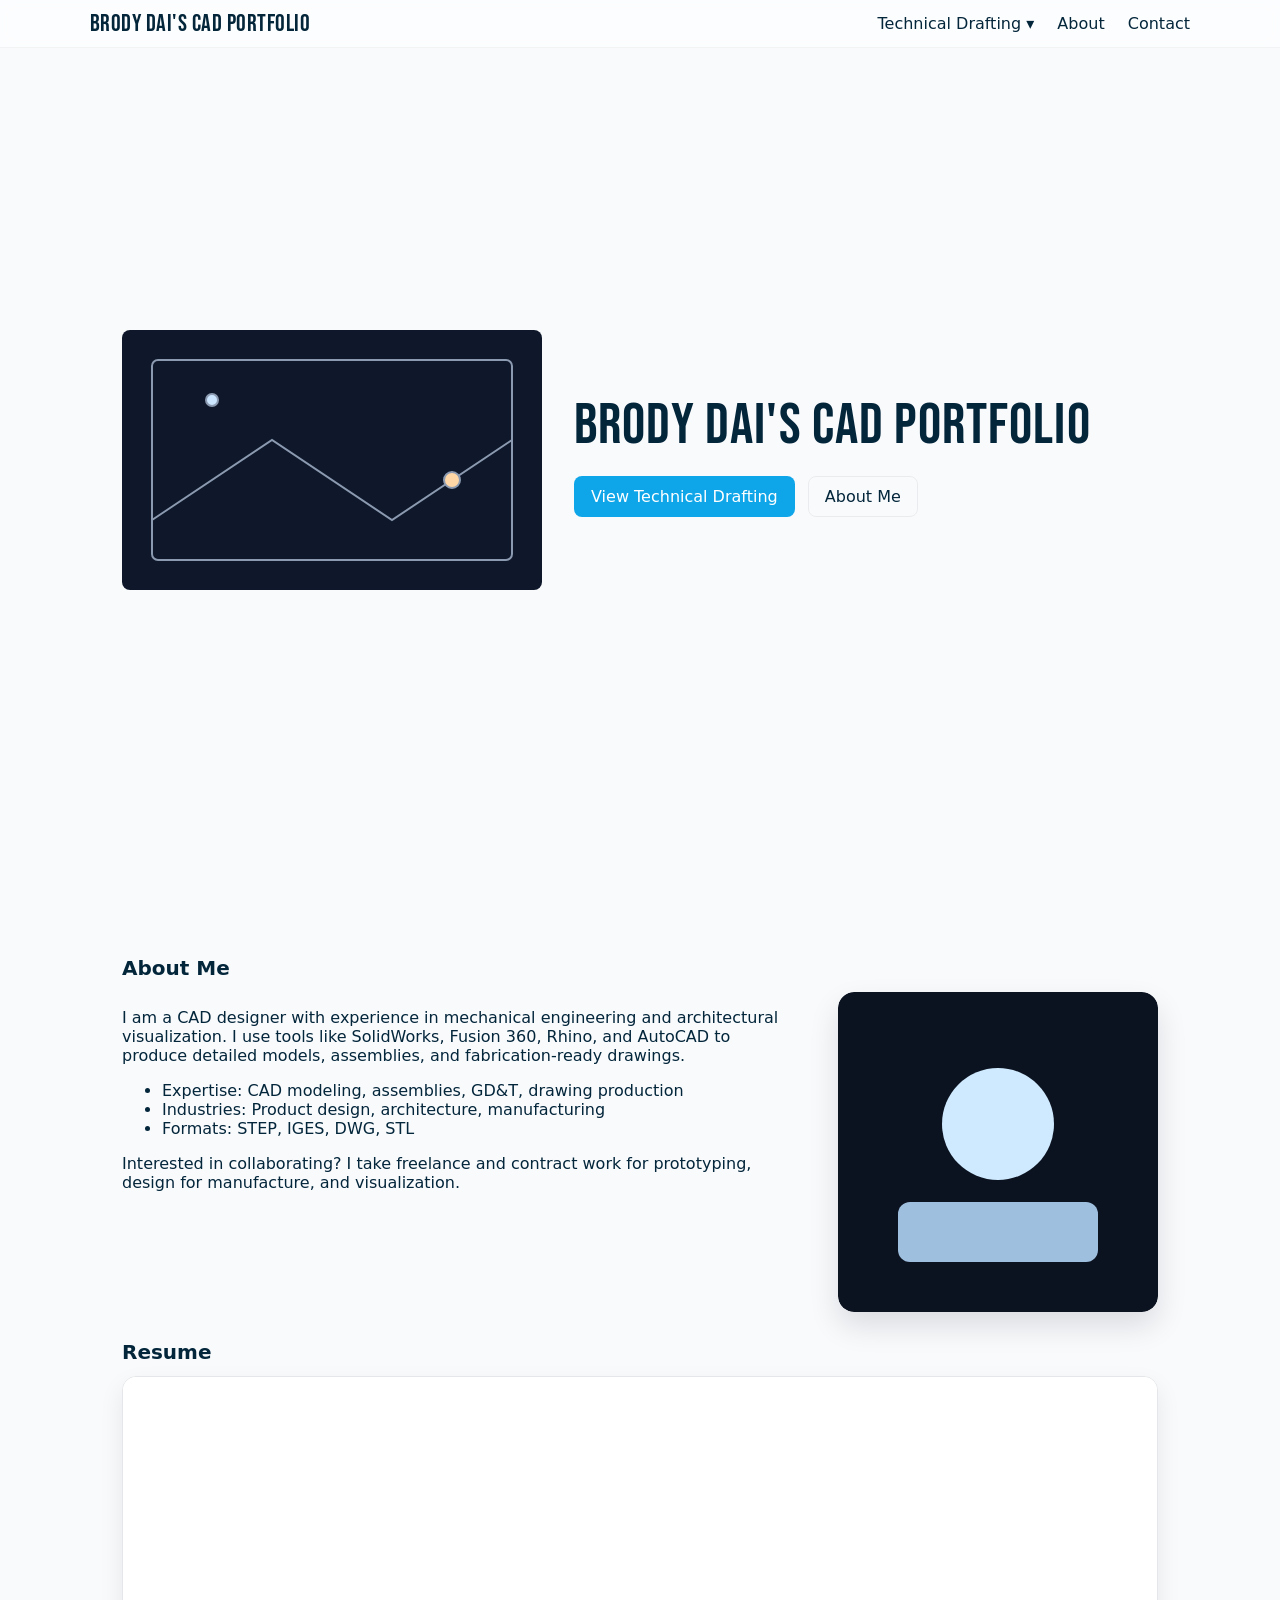
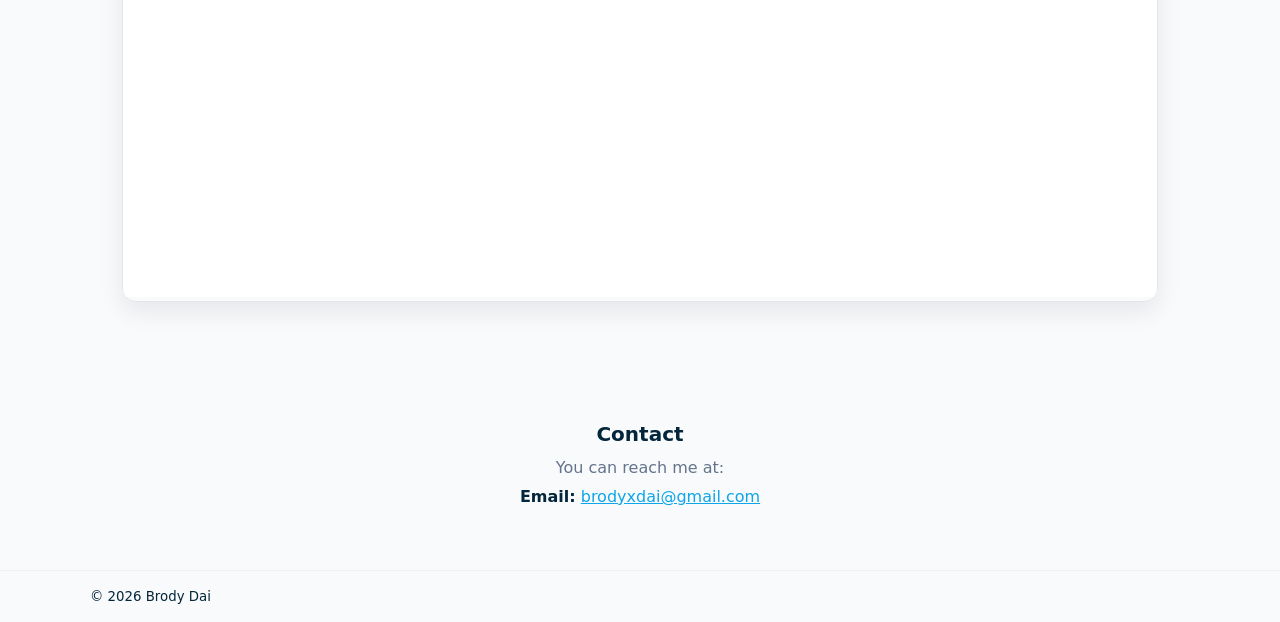
<file: index.html>
<!doctype html>
<html lang="en">
<head>
  <meta charset="utf-8">
  <meta name="viewport" content="width=device-width,initial-scale=1">
  <title>Brody Dai's CAD Portfolio</title>
  <meta name="description" content="Brody Dai's CAD portfolio showcasing mechanical, architectural, and product designs.">
  <link rel="stylesheet" href="https://fonts.googleapis.com/css2?family=Bebas+Neue&display=swap">
  <link rel="stylesheet" href="css/styles.css">
  <link rel="icon" href="data:;base64,iVBORw0KGgo=">
</head>
<body>
  <header class="site-header">
    <div class="container header-inner">
      <a class="brand" href="#">Brody Dai's CAD Portfolio</a>
      <nav class="main-nav">
        <div class="nav-dropdown">
          <a class="nav-trigger" href="projects.html" aria-haspopup="true" aria-expanded="false">Technical Drafting ▾</a>
          <div class="dropdown-menu">
            <a href="projects.html">All Categories</a>
            <a href="projects-geometric.html">Geometric Constructions</a>
            <a href="projects-orthographic.html">Orthographic Projections</a>
            <a href="projects-section-views.html">Section Views</a>
            <a href="projects-auxiliary-views.html">Auxiliary Views</a>
          </div>
        </div>
        <a href="#about">About</a>
        <a href="#contact">Contact</a>
      </nav>
    </div>
  </header>

  <main>
    <section class="hero" id="top">
      <div class="container hero-inner">
        <div class="hero-mockup" aria-hidden="true">
          <!-- Simple SVG placeholder for CAD model thumbnail -->
          <svg width="420" height="260" viewBox="0 0 420 260" xmlns="http://www.w3.org/2000/svg" role="img">
            <rect width="100%" height="100%" rx="8" fill="#0f172a" />
            <g transform="translate(30,30)" stroke="#8b9ab0" stroke-width="2" fill="none">
              <rect x="0" y="0" width="360" height="200" rx="6" />
              <path d="M0,160 L120,80 L240,160 L360,80" stroke-linecap="round" />
              <circle cx="60" cy="40" r="6" fill="#cce6ff" />
              <circle cx="300" cy="120" r="8" fill="#ffd6a5" />
            </g>
          </svg>
        </div>
        <div class="hero-copy">
          <h1>Brody Dai's CAD Portfolio</h1>
          <p class="cta-row">
            <a class="btn primary" href="projects.html">View Technical Drafting</a>
            <a class="btn ghost" href="#about">About Me</a>
          </p>
        </div>
      </div>
    </section>


<section id="about" class="about">
      <div class="container">
        <h2 class="section-title">About Me</h2>
        <div class="about-grid">
          <div class="about-text">
            <p>I am a CAD designer with experience in mechanical engineering and architectural visualization. I use tools like SolidWorks, Fusion 360, Rhino, and AutoCAD to produce detailed models, assemblies, and fabrication-ready drawings.</p>
            <ul>
              <li>Expertise: CAD modeling, assemblies, GD&T, drawing production</li>
              <li>Industries: Product design, architecture, manufacturing</li>
              <li>Formats: STEP, IGES, DWG, STL</li>
            </ul>
            <p>Interested in collaborating? I take freelance and contract work for prototyping, design for manufacture, and visualization.</p>
          </div>
          <div class="about-media">
            <div class="about-image" aria-hidden="true">
              <svg width="320" height="320" viewBox="0 0 320 320" xmlns="http://www.w3.org/2000/svg" role="img">
                <rect width="320" height="320" rx="16" fill="#0b1220" />
                <circle cx="160" cy="132" r="56" fill="#cfeafe" />
                <rect x="60" y="210" width="200" height="60" rx="12" fill="#9fbfdf" />
              </svg>
            </div>
          </div>
        </div>
        <div class="resume-preview">
          <h3 class="section-title">Resume</h3>
          <div class="resume-frame">
            <iframe title="Resume" src="assets/info/Brodys-CAD-Resume.pdf"></iframe>
          </div>
        </div>
      </div>
    </section>

    <section id="contact" class="contact">
      <div class="container">
        <h2 class="section-title">Contact</h2>
        <p class="section-sub">You can reach me at:</p>
        <p class="contact-info"><strong>Email:</strong> <a href="mailto:brodyxdai@gmail.com">brodyxdai@gmail.com</a></p>
      </div>
    </section>

  </main>

  <footer class="site-footer">
    <div class="container footer-inner">
      <small>© 2026 Brody Dai</small>
    </div>
  </footer>
    <script>
      document.querySelectorAll('a[href^="#"]').forEach((link) => {
        link.addEventListener('click', (event) => {
          const id = link.getAttribute('href');
          if (!id || id.length < 2) return;
          const target = document.querySelector(id);
          if (!target) return;
          event.preventDefault();
          target.scrollIntoView({ behavior: 'smooth', block: 'start' });
        });
      });
    </script>
</body>
</html>
</file>
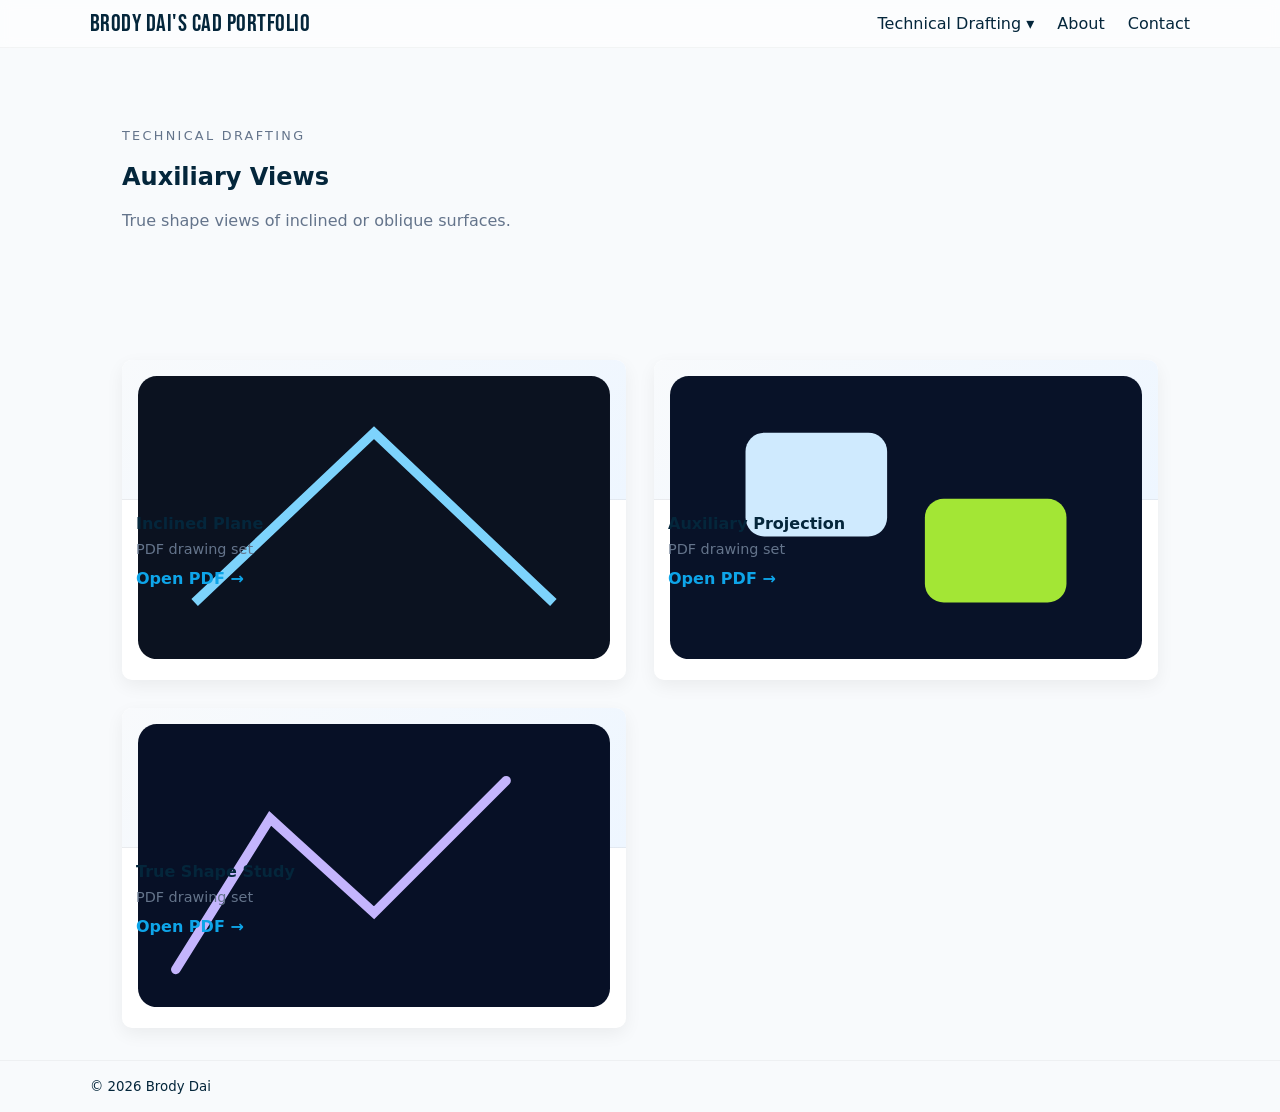
<file: projects-auxiliary-views.html>
<!doctype html>
<html lang="en">
<head>
  <meta charset="utf-8">
  <meta name="viewport" content="width=device-width,initial-scale=1">
  <title>Auxiliary Views — Brody Dai's CAD Portfolio</title>
  <meta name="description" content="Auxiliary view drawings and CAD exercises.">
  <link rel="stylesheet" href="https://fonts.googleapis.com/css2?family=Bebas+Neue&display=swap">
  <link rel="stylesheet" href="css/styles.css">
  <link rel="icon" href="data:;base64,iVBORw0KGgo=">
</head>
<body>
  <header class="site-header">
    <div class="container header-inner">
      <a class="brand" href="index.html">Brody Dai's CAD Portfolio</a>
      <nav class="main-nav">
        <div class="nav-dropdown">
          <a class="nav-trigger" href="projects.html" aria-haspopup="true" aria-expanded="false">Technical Drafting ▾</a>
          <div class="dropdown-menu">
            <a href="projects.html">All Categories</a>
            <a href="projects-geometric.html">Geometric Constructions</a>
            <a href="projects-orthographic.html">Orthographic Projections</a>
            <a href="projects-section-views.html">Section Views</a>
            <a href="projects-auxiliary-views.html">Auxiliary Views</a>
          </div>
        </div>
        <a href="index.html#about">About</a>
        <a href="index.html#contact">Contact</a>
      </nav>
    </div>
  </header>

  <main>
    <section class="page-hero">
      <div class="container">
        <p class="eyebrow">Technical Drafting</p>
        <h1>Auxiliary Views</h1>
        <p class="lead muted">True shape views of inclined or oblique surfaces.</p>
      </div>
    </section>

    <section class="projects">
      <div class="container">
        <div class="grid gallery-grid">
          <article class="card">
            <div class="card-media">
              <svg viewBox="0 0 100 60" xmlns="http://www.w3.org/2000/svg" role="img">
                <rect width="100" height="60" fill="#0b1220" rx="4" />
                <path d="M12 48 L50 12 L88 48" stroke="#7dd3fc" stroke-width="2" fill="none" />
              </svg>
            </div>
            <div class="card-body">
              <h3>Inclined Plane</h3>
              <p class="muted">PDF drawing set</p>
              <a class="card-link" href="assets/projects/placeholder.pdf">Open PDF →</a>
            </div>
          </article>

          <article class="card">
            <div class="card-media">
              <svg viewBox="0 0 100 60" xmlns="http://www.w3.org/2000/svg" role="img">
                <rect width="100" height="60" fill="#081228" rx="4" />
                <rect x="16" y="12" width="30" height="22" rx="4" fill="#cfeafe" />
                <rect x="54" y="26" width="30" height="22" rx="4" fill="#a3e635" />
              </svg>
            </div>
            <div class="card-body">
              <h3>Auxiliary Projection</h3>
              <p class="muted">PDF drawing set</p>
              <a class="card-link" href="assets/projects/placeholder.pdf">Open PDF →</a>
            </div>
          </article>

          <article class="card">
            <div class="card-media">
              <svg viewBox="0 0 100 60" xmlns="http://www.w3.org/2000/svg" role="img">
                <rect width="100" height="60" fill="#071026" rx="4" />
                <path d="M8 52 L28 20 L50 40 L78 12" stroke="#c4b5fd" stroke-width="2" fill="none" stroke-linecap="round"/>
              </svg>
            </div>
            <div class="card-body">
              <h3>True Shape Study</h3>
              <p class="muted">PDF drawing set</p>
              <a class="card-link" href="assets/projects/placeholder.pdf">Open PDF →</a>
            </div>
          </article>
        </div>
      </div>
    </section>
  </main>

  <footer class="site-footer">
    <div class="container footer-inner">
      <small>© 2026 Brody Dai</small>
    </div>
  </footer>
</body>
</html>
</file>
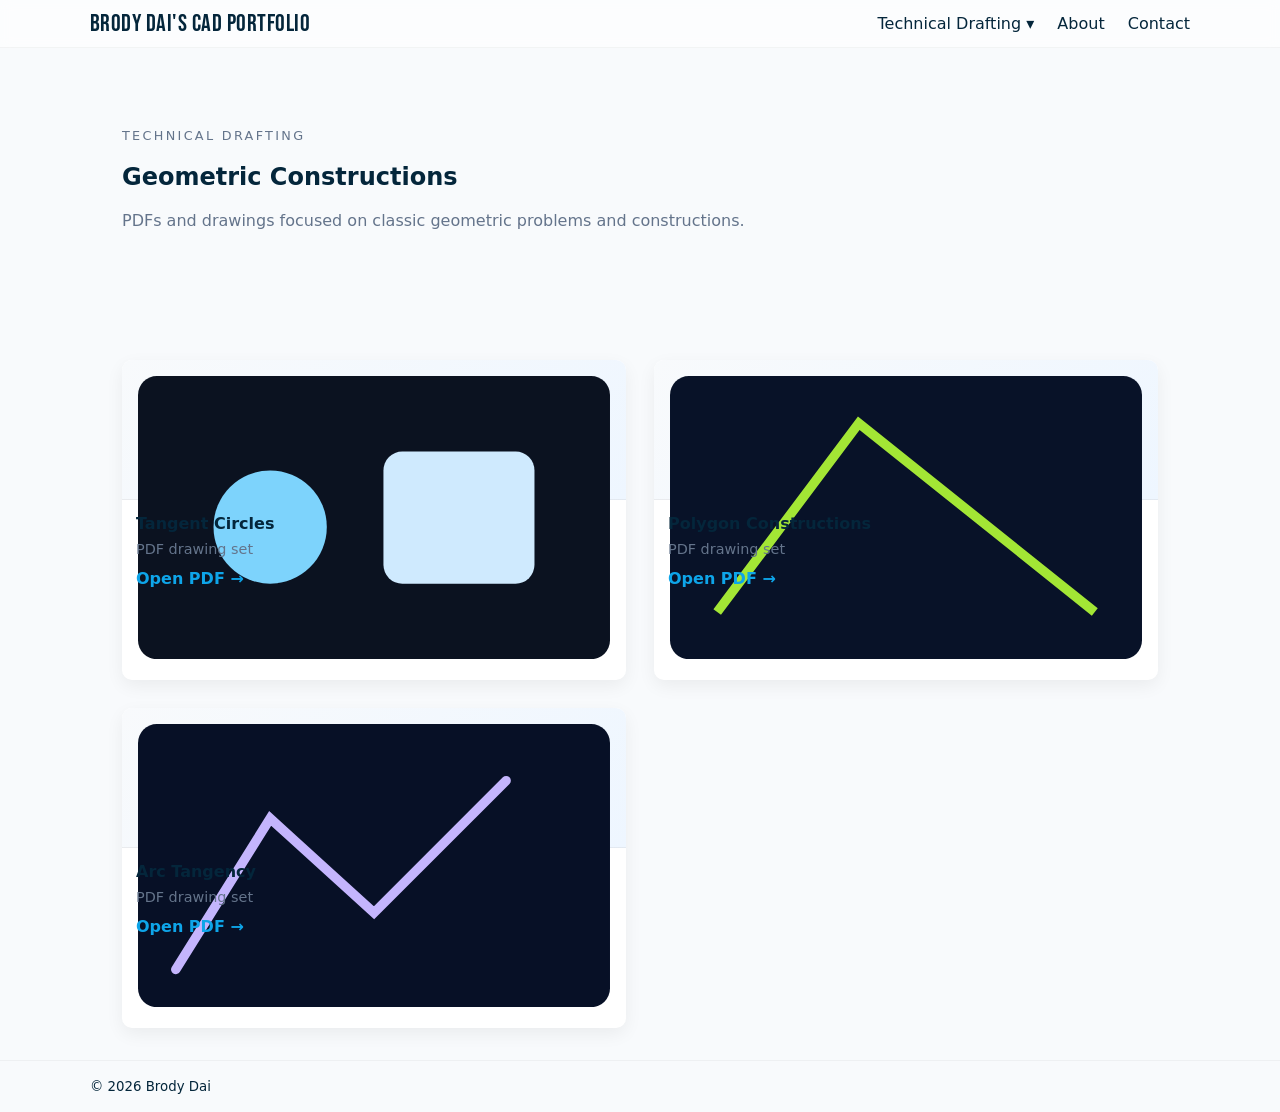
<file: projects-geometric.html>
<!doctype html>
<html lang="en">
<head>
  <meta charset="utf-8">
  <meta name="viewport" content="width=device-width,initial-scale=1">
  <title>Geometric Constructions — Brody Dai's CAD Portfolio</title>
  <meta name="description" content="Geometric construction drawings and CAD exercises.">
  <link rel="stylesheet" href="https://fonts.googleapis.com/css2?family=Bebas+Neue&display=swap">
  <link rel="stylesheet" href="css/styles.css">
  <link rel="icon" href="data:;base64,iVBORw0KGgo=">
</head>
<body>
  <header class="site-header">
    <div class="container header-inner">
      <a class="brand" href="index.html">Brody Dai's CAD Portfolio</a>
      <nav class="main-nav">
        <div class="nav-dropdown">
          <a class="nav-trigger" href="projects.html" aria-haspopup="true" aria-expanded="false">Technical Drafting ▾</a>
          <div class="dropdown-menu">
            <a href="projects.html">All Categories</a>
            <a href="projects-geometric.html">Geometric Constructions</a>
            <a href="projects-orthographic.html">Orthographic Projections</a>
            <a href="projects-section-views.html">Section Views</a>
            <a href="projects-auxiliary-views.html">Auxiliary Views</a>
          </div>
        </div>
        <a href="index.html#about">About</a>
        <a href="index.html#contact">Contact</a>
      </nav>
    </div>
  </header>

  <main>
    <section class="page-hero">
      <div class="container">
        <p class="eyebrow">Technical Drafting</p>
        <h1>Geometric Constructions</h1>
        <p class="lead muted">PDFs and drawings focused on classic geometric problems and constructions.</p>
      </div>
    </section>

    <section class="projects">
      <div class="container">
        <div class="grid gallery-grid">
          <article class="card">
            <div class="card-media">
              <svg viewBox="0 0 100 60" xmlns="http://www.w3.org/2000/svg" role="img">
                <rect width="100" height="60" fill="#0b1220" rx="4" />
                <circle cx="28" cy="32" r="12" fill="#7dd3fc" />
                <rect x="52" y="16" width="32" height="28" rx="4" fill="#cfeafe" />
              </svg>
            </div>
            <div class="card-body">
              <h3>Tangent Circles</h3>
              <p class="muted">PDF drawing set</p>
              <a class="card-link" href="assets/projects/placeholder.pdf">Open PDF →</a>
            </div>
          </article>

          <article class="card">
            <div class="card-media">
              <svg viewBox="0 0 100 60" xmlns="http://www.w3.org/2000/svg" role="img">
                <rect width="100" height="60" fill="#081228" rx="4" />
                <path d="M10 50 L40 10 L90 50" stroke="#a3e635" stroke-width="2" fill="none" />
              </svg>
            </div>
            <div class="card-body">
              <h3>Polygon Constructions</h3>
              <p class="muted">PDF drawing set</p>
              <a class="card-link" href="assets/projects/placeholder.pdf">Open PDF →</a>
            </div>
          </article>

          <article class="card">
            <div class="card-media">
              <svg viewBox="0 0 100 60" xmlns="http://www.w3.org/2000/svg" role="img">
                <rect width="100" height="60" fill="#071026" rx="4" />
                <path d="M8 52 L28 20 L50 40 L78 12" stroke="#c4b5fd" stroke-width="2" fill="none" stroke-linecap="round"/>
              </svg>
            </div>
            <div class="card-body">
              <h3>Arc Tangency</h3>
              <p class="muted">PDF drawing set</p>
              <a class="card-link" href="assets/projects/placeholder.pdf">Open PDF →</a>
            </div>
          </article>
        </div>
      </div>
    </section>
  </main>

  <footer class="site-footer">
    <div class="container footer-inner">
      <small>© 2026 Brody Dai</small>
    </div>
  </footer>
</body>
</html>
</file>
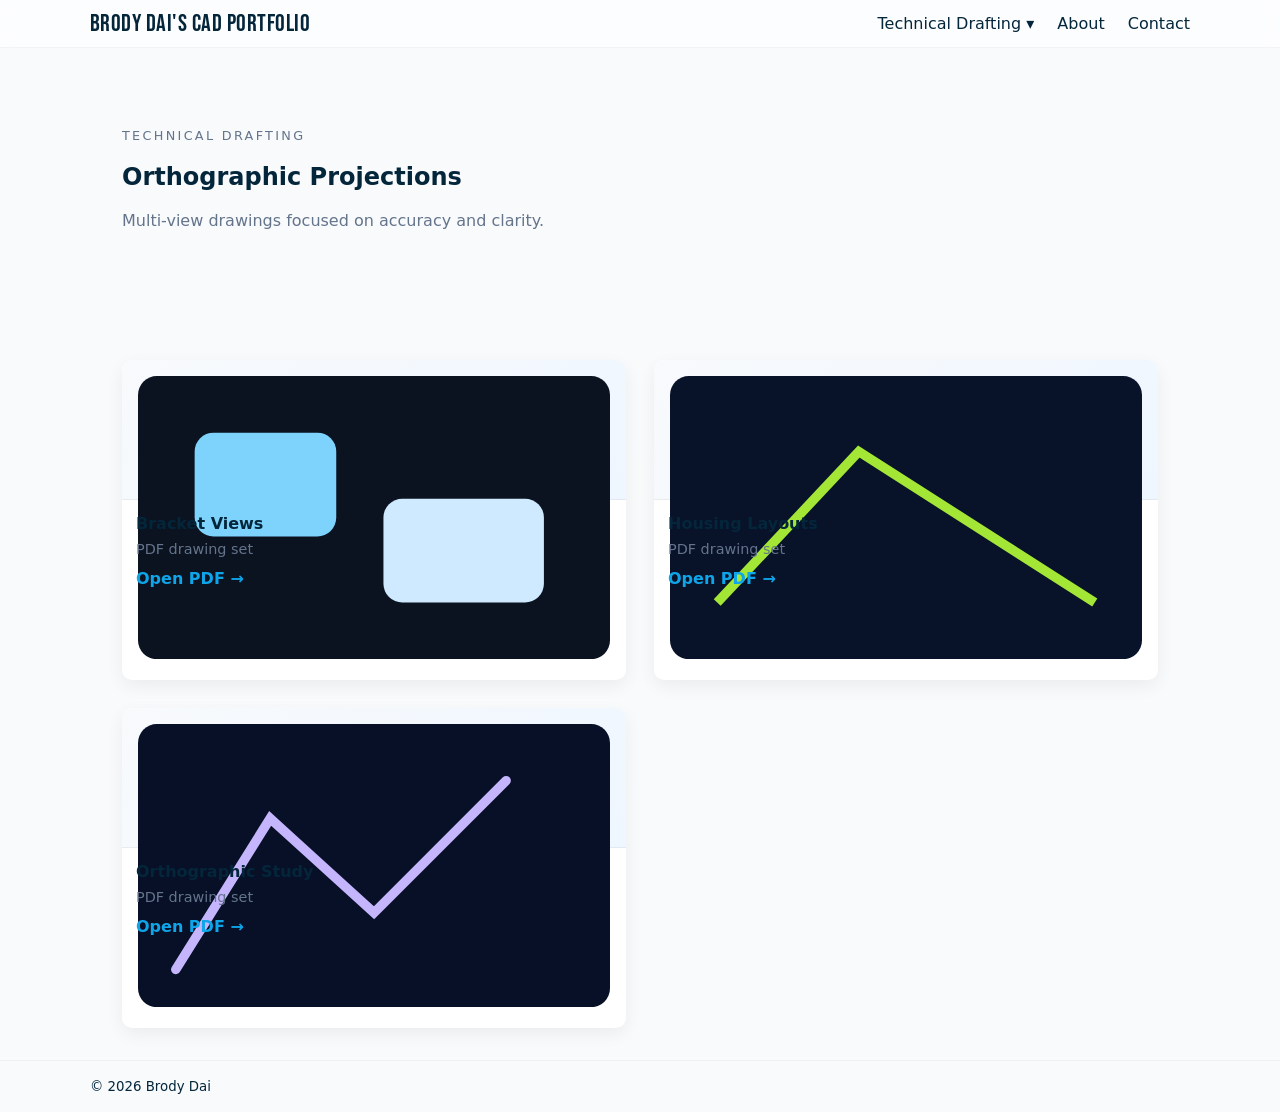
<file: projects-orthographic.html>
<!doctype html>
<html lang="en">
<head>
  <meta charset="utf-8">
  <meta name="viewport" content="width=device-width,initial-scale=1">
  <title>Orthographic Projections — Brody Dai's CAD Portfolio</title>
  <meta name="description" content="Orthographic projection drawings and CAD exercises.">
  <link rel="stylesheet" href="https://fonts.googleapis.com/css2?family=Bebas+Neue&display=swap">
  <link rel="stylesheet" href="css/styles.css">
  <link rel="icon" href="data:;base64,iVBORw0KGgo=">
</head>
<body>
  <header class="site-header">
    <div class="container header-inner">
      <a class="brand" href="index.html">Brody Dai's CAD Portfolio</a>
      <nav class="main-nav">
        <div class="nav-dropdown">
          <a class="nav-trigger" href="projects.html" aria-haspopup="true" aria-expanded="false">Technical Drafting ▾</a>
          <div class="dropdown-menu">
            <a href="projects.html">All Categories</a>
            <a href="projects-geometric.html">Geometric Constructions</a>
            <a href="projects-orthographic.html">Orthographic Projections</a>
            <a href="projects-section-views.html">Section Views</a>
            <a href="projects-auxiliary-views.html">Auxiliary Views</a>
          </div>
        </div>
        <a href="index.html#about">About</a>
        <a href="index.html#contact">Contact</a>
      </nav>
    </div>
  </header>

  <main>
    <section class="page-hero">
      <div class="container">
        <p class="eyebrow">Technical Drafting</p>
        <h1>Orthographic Projections</h1>
        <p class="lead muted">Multi-view drawings focused on accuracy and clarity.</p>
      </div>
    </section>

    <section class="projects">
      <div class="container">
        <div class="grid gallery-grid">
          <article class="card">
            <div class="card-media">
              <svg viewBox="0 0 100 60" xmlns="http://www.w3.org/2000/svg" role="img">
                <rect width="100" height="60" fill="#0b1220" rx="4" />
                <rect x="12" y="12" width="30" height="22" rx="4" fill="#7dd3fc" />
                <rect x="52" y="26" width="34" height="22" rx="4" fill="#cfeafe" />
              </svg>
            </div>
            <div class="card-body">
              <h3>Bracket Views</h3>
              <p class="muted">PDF drawing set</p>
              <a class="card-link" href="assets/projects/placeholder.pdf">Open PDF →</a>
            </div>
          </article>

          <article class="card">
            <div class="card-media">
              <svg viewBox="0 0 100 60" xmlns="http://www.w3.org/2000/svg" role="img">
                <rect width="100" height="60" fill="#081228" rx="4" />
                <path d="M10 48 L40 16 L90 48" stroke="#a3e635" stroke-width="2" fill="none" />
              </svg>
            </div>
            <div class="card-body">
              <h3>Housing Layouts</h3>
              <p class="muted">PDF drawing set</p>
              <a class="card-link" href="assets/projects/placeholder.pdf">Open PDF →</a>
            </div>
          </article>

          <article class="card">
            <div class="card-media">
              <svg viewBox="0 0 100 60" xmlns="http://www.w3.org/2000/svg" role="img">
                <rect width="100" height="60" fill="#071026" rx="4" />
                <path d="M8 52 L28 20 L50 40 L78 12" stroke="#c4b5fd" stroke-width="2" fill="none" stroke-linecap="round"/>
              </svg>
            </div>
            <div class="card-body">
              <h3>Orthographic Study</h3>
              <p class="muted">PDF drawing set</p>
              <a class="card-link" href="assets/projects/placeholder.pdf">Open PDF →</a>
            </div>
          </article>
        </div>
      </div>
    </section>
  </main>

  <footer class="site-footer">
    <div class="container footer-inner">
      <small>© 2026 Brody Dai</small>
    </div>
  </footer>
</body>
</html>
</file>
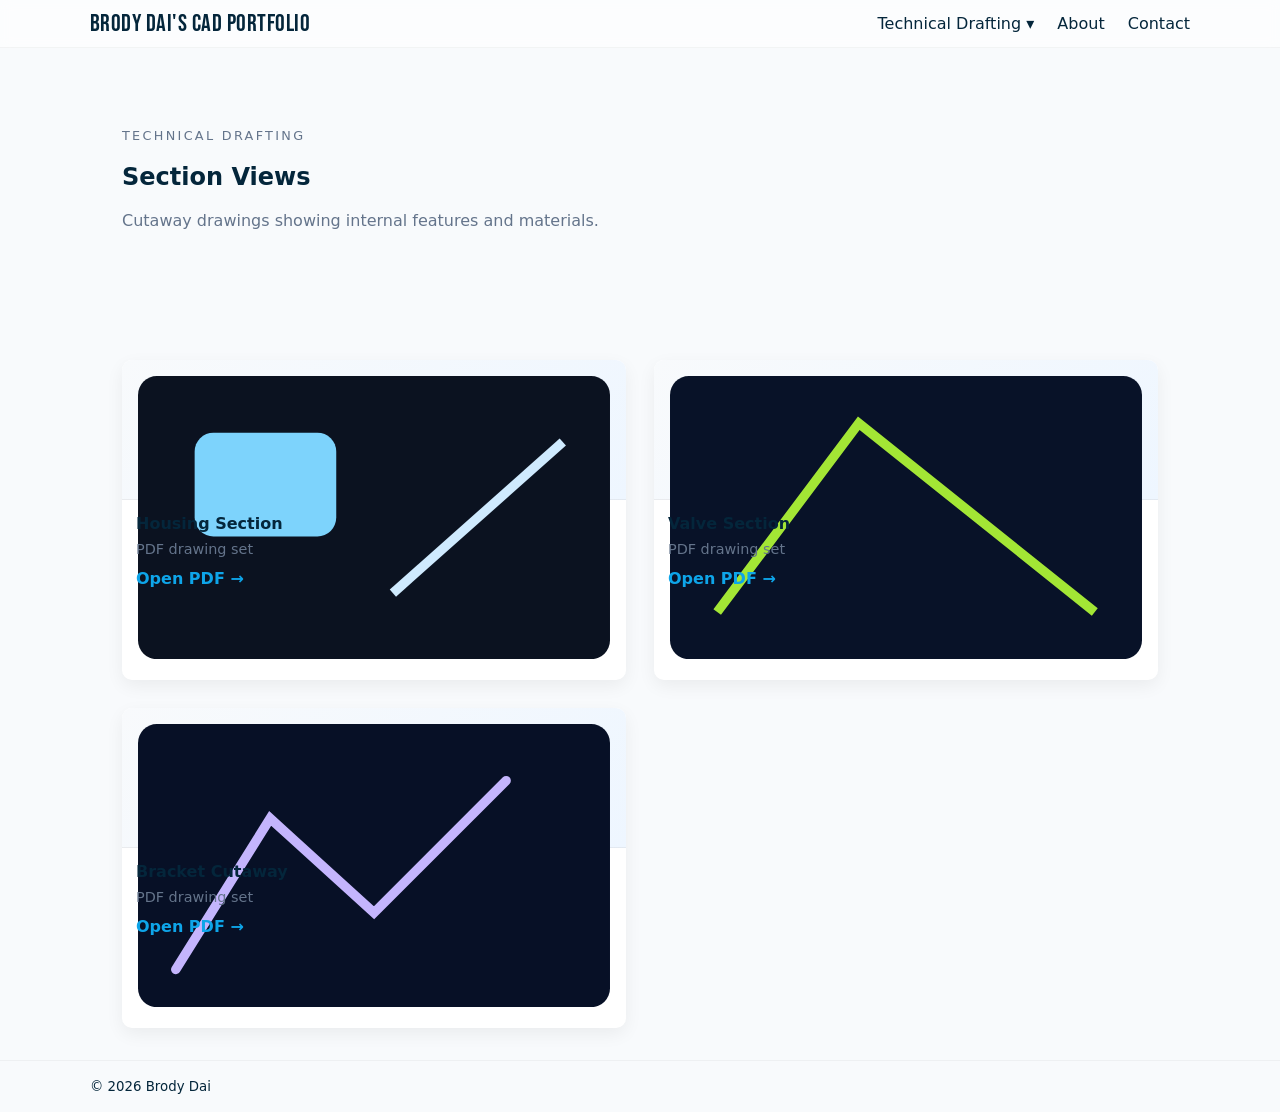
<file: projects-section-views.html>
<!doctype html>
<html lang="en">
<head>
  <meta charset="utf-8">
  <meta name="viewport" content="width=device-width,initial-scale=1">
  <title>Section Views — Brody Dai's CAD Portfolio</title>
  <meta name="description" content="Section view drawings and CAD exercises.">
  <link rel="stylesheet" href="https://fonts.googleapis.com/css2?family=Bebas+Neue&display=swap">
  <link rel="stylesheet" href="css/styles.css">
  <link rel="icon" href="data:;base64,iVBORw0KGgo=">
</head>
<body>
  <header class="site-header">
    <div class="container header-inner">
      <a class="brand" href="index.html">Brody Dai's CAD Portfolio</a>
      <nav class="main-nav">
        <div class="nav-dropdown">
          <a class="nav-trigger" href="projects.html" aria-haspopup="true" aria-expanded="false">Technical Drafting ▾</a>
          <div class="dropdown-menu">
            <a href="projects.html">All Categories</a>
            <a href="projects-geometric.html">Geometric Constructions</a>
            <a href="projects-orthographic.html">Orthographic Projections</a>
            <a href="projects-section-views.html">Section Views</a>
            <a href="projects-auxiliary-views.html">Auxiliary Views</a>
          </div>
        </div>
        <a href="index.html#about">About</a>
        <a href="index.html#contact">Contact</a>
      </nav>
    </div>
  </header>

  <main>
    <section class="page-hero">
      <div class="container">
        <p class="eyebrow">Technical Drafting</p>
        <h1>Section Views</h1>
        <p class="lead muted">Cutaway drawings showing internal features and materials.</p>
      </div>
    </section>

    <section class="projects">
      <div class="container">
        <div class="grid gallery-grid">
          <article class="card">
            <div class="card-media">
              <svg viewBox="0 0 100 60" xmlns="http://www.w3.org/2000/svg" role="img">
                <rect width="100" height="60" fill="#0b1220" rx="4" />
                <rect x="12" y="12" width="30" height="22" rx="4" fill="#7dd3fc" />
                <path d="M54 46 L90 14" stroke="#cfeafe" stroke-width="2" />
              </svg>
            </div>
            <div class="card-body">
              <h3>Housing Section</h3>
              <p class="muted">PDF drawing set</p>
              <a class="card-link" href="assets/projects/placeholder.pdf">Open PDF →</a>
            </div>
          </article>

          <article class="card">
            <div class="card-media">
              <svg viewBox="0 0 100 60" xmlns="http://www.w3.org/2000/svg" role="img">
                <rect width="100" height="60" fill="#081228" rx="4" />
                <path d="M10 50 L40 10 L90 50" stroke="#a3e635" stroke-width="2" fill="none" />
              </svg>
            </div>
            <div class="card-body">
              <h3>Valve Section</h3>
              <p class="muted">PDF drawing set</p>
              <a class="card-link" href="assets/projects/placeholder.pdf">Open PDF →</a>
            </div>
          </article>

          <article class="card">
            <div class="card-media">
              <svg viewBox="0 0 100 60" xmlns="http://www.w3.org/2000/svg" role="img">
                <rect width="100" height="60" fill="#071026" rx="4" />
                <path d="M8 52 L28 20 L50 40 L78 12" stroke="#c4b5fd" stroke-width="2" fill="none" stroke-linecap="round"/>
              </svg>
            </div>
            <div class="card-body">
              <h3>Bracket Cutaway</h3>
              <p class="muted">PDF drawing set</p>
              <a class="card-link" href="assets/projects/placeholder.pdf">Open PDF →</a>
            </div>
          </article>
        </div>
      </div>
    </section>
  </main>

  <footer class="site-footer">
    <div class="container footer-inner">
      <small>© 2026 Brody Dai</small>
    </div>
  </footer>
</body>
</html>
</file>
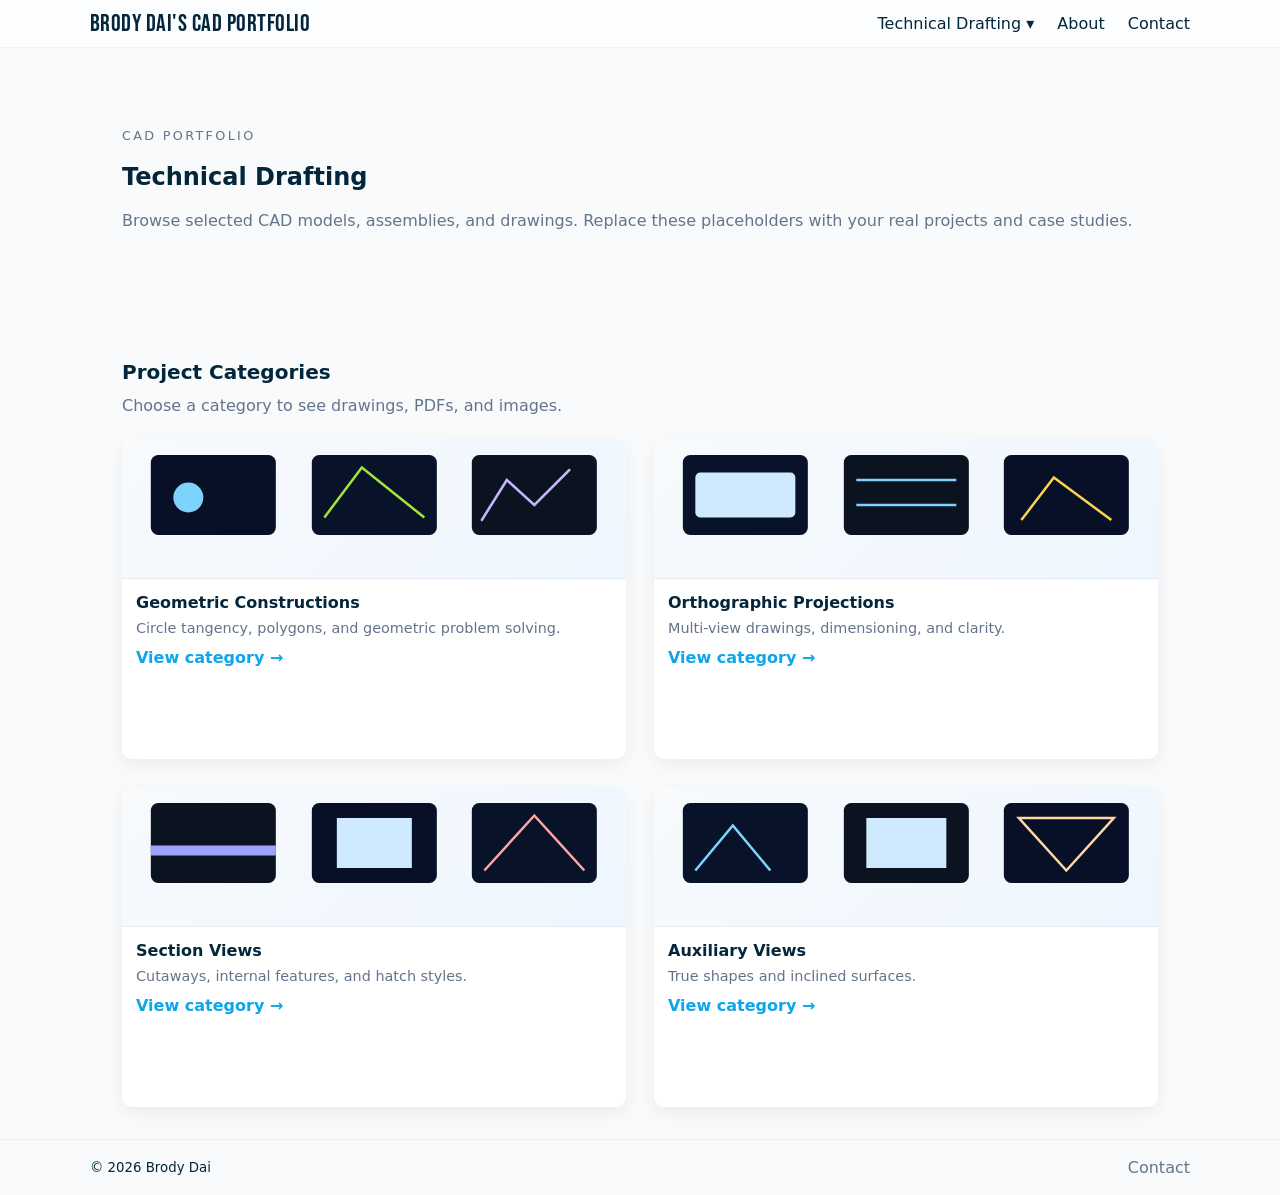
<file: projects.html>
<!doctype html>
<html lang="en">
<head>
  <meta charset="utf-8">
  <meta name="viewport" content="width=device-width,initial-scale=1">
  <title>Technical Drafting — Brody Dai's CAD Portfolio</title>
  <meta name="description" content="Selected CAD projects by Brody Dai.">
  <link rel="stylesheet" href="https://fonts.googleapis.com/css2?family=Bebas+Neue&display=swap">
  <link rel="stylesheet" href="css/styles.css">
  <link rel="icon" href="data:;base64,iVBORw0KGgo=">
</head>
<body>
  <header class="site-header">
    <div class="container header-inner">
      <a class="brand" href="index.html">Brody Dai's CAD Portfolio</a>
      <nav class="main-nav">
        <div class="nav-dropdown">
          <a class="nav-trigger" href="projects.html" aria-haspopup="true" aria-expanded="false">Technical Drafting ▾</a>
          <div class="dropdown-menu">
            <a href="projects.html">All Categories</a>
            <a href="projects-geometric.html">Geometric Constructions</a>
            <a href="projects-orthographic.html">Orthographic Projections</a>
            <a href="projects-section-views.html">Section Views</a>
            <a href="projects-auxiliary-views.html">Auxiliary Views</a>
          </div>
        </div>
        <a href="index.html#about">About</a>
        <a href="index.html#contact">Contact</a>
      </nav>
    </div>
  </header>

  <main>
    <section class="page-hero">
      <div class="container">
        <p class="eyebrow">CAD Portfolio</p>
        <h1>Technical Drafting</h1>
        <p class="lead muted">Browse selected CAD models, assemblies, and drawings. Replace these placeholders with your real projects and case studies.</p>
      </div>
    </section>

    <section class="projects">
      <div class="container">
        <h2 class="section-title">Project Categories</h2>
        <p class="section-sub">Choose a category to see drawings, PDFs, and images.</p>
        <div class="grid">
          <article class="card">
            <div class="card-media">
              <div class="thumbs">
                <svg viewBox="0 0 100 64" xmlns="http://www.w3.org/2000/svg" role="img"><rect width="100" height="64" rx="6" fill="#071026"/><circle cx="30" cy="34" r="12" fill="#7dd3fc"/></svg>
                <svg viewBox="0 0 100 64" xmlns="http://www.w3.org/2000/svg" role="img"><rect width="100" height="64" rx="6" fill="#081228"/><path d="M10 50 L40 10 L90 50" stroke="#a3e635" stroke-width="2" fill="none"/></svg>
                <svg viewBox="0 0 100 64" xmlns="http://www.w3.org/2000/svg" role="img"><rect width="100" height="64" rx="6" fill="#0b1220"/><path d="M8 52 L28 20 L50 40 L78 12" stroke="#c4b5fd" stroke-width="2" fill="none" stroke-linecap="round"/></svg>
              </div>
            </div>
            <div class="card-body">
              <h3>Geometric Constructions</h3>
              <p class="muted">Circle tangency, polygons, and geometric problem solving.</p>
              <a class="card-link" href="projects-geometric.html">View category →</a>
            </div>
          </article>
          <article class="card">
            <div class="card-media">
              <div class="thumbs">
                <svg viewBox="0 0 100 64" xmlns="http://www.w3.org/2000/svg" role="img"><rect width="100" height="64" rx="6" fill="#081228"/><rect x="10" y="14" width="80" height="36" rx="4" fill="#cfeafe"/></svg>
                <svg viewBox="0 0 100 64" xmlns="http://www.w3.org/2000/svg" role="img"><rect width="100" height="64" rx="6" fill="#0b1220"/><line x1="10" y1="20" x2="90" y2="20" stroke="#7dd3fc" stroke-width="2"/><line x1="10" y1="40" x2="90" y2="40" stroke="#7dd3fc" stroke-width="2"/></svg>
                <svg viewBox="0 0 100 64" xmlns="http://www.w3.org/2000/svg" role="img"><rect width="100" height="64" rx="6" fill="#071026"/><path d="M14 52 L40 18 L86 52" stroke="#fcd34d" stroke-width="2" fill="none"/></svg>
              </div>
            </div>
            <div class="card-body">
              <h3>Orthographic Projections</h3>
              <p class="muted">Multi-view drawings, dimensioning, and clarity.</p>
              <a class="card-link" href="projects-orthographic.html">View category →</a>
            </div>
          </article>
          <article class="card">
            <div class="card-media">
              <div class="thumbs">
                <svg viewBox="0 0 100 64" xmlns="http://www.w3.org/2000/svg" role="img"><rect width="100" height="64" rx="6" fill="#0b1220"/><path d="M0 38 L100 38" stroke="#9ca3ff" stroke-width="8"/></svg>
                <svg viewBox="0 0 100 64" xmlns="http://www.w3.org/2000/svg" role="img"><rect width="100" height="64" rx="6" fill="#071026"/><rect x="20" y="12" width="60" height="40" fill="#cfeafe"/></svg>
                <svg viewBox="0 0 100 64" xmlns="http://www.w3.org/2000/svg" role="img"><rect width="100" height="64" rx="6" fill="#081228"/><path d="M10 54 L50 10 L90 54" stroke="#fca5a5" stroke-width="2" fill="none"/></svg>
              </div>
            </div>
            <div class="card-body">
              <h3>Section Views</h3>
              <p class="muted">Cutaways, internal features, and hatch styles.</p>
              <a class="card-link" href="projects-section-views.html">View category →</a>
            </div>
          </article>
          <article class="card">
            <div class="card-media">
              <div class="thumbs">
                <svg viewBox="0 0 100 64" xmlns="http://www.w3.org/2000/svg" role="img"><rect width="100" height="64" rx="6" fill="#081228"/><path d="M10 54 L40 18 L70 54" stroke="#7dd3fc" stroke-width="2" fill="none"/></svg>
                <svg viewBox="0 0 100 64" xmlns="http://www.w3.org/2000/svg" role="img"><rect width="100" height="64" rx="6" fill="#0b1220"/><rect x="18" y="12" width="64" height="40" fill="#cfeafe"/></svg>
                <svg viewBox="0 0 100 64" xmlns="http://www.w3.org/2000/svg" role="img"><rect width="100" height="64" rx="6" fill="#071026"/><path d="M12 12 L88 12 L50 54 Z" stroke="#ffd6a5" stroke-width="2" fill="none"/></svg>
              </div>
            </div>
            <div class="card-body">
              <h3>Auxiliary Views</h3>
              <p class="muted">True shapes and inclined surfaces.</p>
              <a class="card-link" href="projects-auxiliary-views.html">View category →</a>
            </div>
          </article>
        </div>
      </div>
    </section>
  </main>

  <footer class="site-footer">
    <div class="container footer-inner">
  <small>© 2026 Brody Dai</small>
      <nav class="foot-nav">
        <a href="index.html#contact">Contact</a>
      </nav>
    </div>
  </footer>

</body>
</html>
</file>
<file: css/styles.css>
/* CAD Portfolio — minimal responsive CSS */
:root{
  --bg:#f8fafc;
  --card:#ffffff;
  --muted:#64748b;
  --accent:#0ea5e9;
  --accent-2:#7dd3fc;
  --text:#04263b;
  --display-font:"Bebas Neue",Inter,Segoe UI,system-ui,Roboto,Arial,Helvetica,sans-serif;
  --radius:10px;
  --container:1100px;
}
*{box-sizing:border-box}
html,body{height:100%}
html{scroll-behavior:smooth}
body{
  margin:0;
  font-family:Inter,Segoe UI,system-ui,Roboto,Arial,Helvetica,sans-serif;
  background:var(--bg);
  color:var(--text);
  -webkit-font-smoothing:antialiased;
  -moz-osx-font-smoothing:grayscale;
}
.container{max-width:var(--container);margin:0 auto;padding:32px}
.header-inner{display:flex;align-items:center;justify-content:space-between;padding:8px 0}
.brand{font-weight:400;font-size:1.5rem;letter-spacing:.02em;font-family:var(--display-font);color:var(--text);text-decoration:none}
.main-nav a{margin-left:18px;color:var(--text);text-decoration:none;transition:color .2s ease}
.nav-dropdown{position:relative;display:inline-flex;align-items:center;margin-left:18px}
.nav-trigger{background:transparent;border:0;font:inherit;color:var(--text);cursor:pointer;transition:color .2s ease;padding:6px 0}
.nav-dropdown .nav-trigger{margin-left:0;text-decoration:none;display:inline-flex;align-items:center}
.dropdown-menu{position:absolute;top:calc(100% + 10px);left:-10px;min-width:220px;background:#ffffff;border:1px solid rgba(2,6,23,0.08);border-radius:10px;box-shadow:0 12px 30px rgba(2,6,23,0.12);padding:8px;display:grid;gap:6px;opacity:0;transform:translateY(8px);pointer-events:none;transition:opacity .18s ease,transform .18s ease;z-index:3000}
.dropdown-menu a{margin:0;padding:8px 10px;border-radius:8px;color:var(--text);text-decoration:none}
.dropdown-menu a:hover{background:rgba(14,165,233,0.12)}
.nav-dropdown:focus-within .dropdown-menu,.nav-dropdown:hover .dropdown-menu{opacity:1;transform:translateY(0);pointer-events:auto}
.nav-dropdown .dropdown-menu a{display:block}
.site-header{position:relative;z-index:2000;backdrop-filter:saturate(120%) blur(6px);background:rgba(255,255,255,0.6);border-bottom:1px solid rgba(2,6,23,0.04)}

/* Projects page larger cards + gallery preview */
.projects .grid{grid-template-columns:repeat(2,1fr);gap:28px}
.projects .card{min-height:320px}
.projects .card-media{padding:16px;background:linear-gradient(135deg,#f8fafc,#eef6ff);border-bottom:1px solid rgba(2,6,23,0.06)}
.projects .thumbs{display:grid;grid-template-columns:repeat(3,1fr);gap:10px}
.projects .thumbs svg{width:100%;height:80px;border-radius:8px;display:block}

/* Hero */
.hero{padding:64px 0;min-height:calc(100vh - 72px);display:flex;align-items:center}
.hero-inner{display:flex;gap:32px;align-items:center;width:100%}
.hero-copy{flex:1}
.hero h1{font-size:3.6rem;font-family:var(--display-font);font-weight:400;letter-spacing:.02em;margin:0 0 16px}
.lead{color:var(--muted);margin:0 0 18px}
.cta-row{margin-top:8px}
.btn{display:inline-block;padding:10px 16px;border-radius:8px;text-decoration:none;border:1px solid transparent;transition:transform .2s ease,box-shadow .2s ease,background .2s ease,color .2s ease}
.btn.primary{background:var(--accent);color:white}
.btn.ghost{background:transparent;border-color:rgba(2,6,23,0.06);color:var(--text);margin-left:8px}
.hero-mockup{width:420px;flex:0 0 420px}

/* Projects */
.section-title{font-size:1.25rem;margin:0 0 12px}
.section-sub{color:var(--muted);margin:0 0 24px}
.grid{display:grid;grid-template-columns:repeat(3,1fr);gap:20px}
.card{background:var(--card);border-radius:10px;overflow:hidden;box-shadow:0 6px 18px rgba(2,6,23,0.06);display:flex;flex-direction:column;transition:transform .2s ease,box-shadow .2s ease}
.card-media{height:140px;display:block}
.card-body{padding:14px}
.card h3{margin:0 0 8px;font-size:1rem}
.card .muted{color:var(--muted);font-size:.9rem;margin:0 0 12px}
.card-link{color:var(--accent);text-decoration:none;font-weight:600}

/* About */
.about{padding:48px 0}
.about-grid{display:grid;grid-template-columns:1fr 340px;gap:28px;align-items:start}
.about-media{display:flex;justify-content:flex-end}
.about-image{width:320px;max-width:100%;border-radius:16px;overflow:hidden;box-shadow:0 14px 30px rgba(2,6,23,0.12)}
.about-image svg,.about-image img{display:block;width:100%;height:auto}
.muted{color:var(--muted)}

.resume-preview{margin-top:28px}
.resume-frame{border-radius:14px;overflow:hidden;border:1px solid rgba(2,6,23,0.08);box-shadow:0 10px 24px rgba(2,6,23,0.08)}
.resume-frame iframe{width:100%;height:520px;border:0;background:#ffffff}

/* Contact */
.contact{padding:8px 0 32px}
.contact .container{text-align:center}
.contact .section-sub{margin-bottom:10px}
.contact-info{margin:6px 0 0}
.contact-info a{color:var(--accent)}

/* Footer */
.site-footer{border-top:1px solid rgba(2,6,23,0.04);background:transparent}
.footer-inner{display:flex;align-items:center;justify-content:space-between;padding:18px 0}
.foot-nav a{margin-left:12px;color:var(--muted);text-decoration:none}

/* Page hero */
.page-hero{padding:48px 0}
.eyebrow{font-size:.8rem;text-transform:uppercase;letter-spacing:.18em;color:var(--muted);margin:0 0 8px}

/* Animations */
main > section{animation:fadeUp .6s ease both}
.hero{animation:fadeUp .6s ease both}
.hero-mockup{animation:fadeUp .8s ease both}
.btn:hover{transform:translateY(-1px);box-shadow:0 8px 18px rgba(2,6,23,0.12)}
.card:hover{transform:translateY(-4px);box-shadow:0 12px 26px rgba(2,6,23,0.12)}
.main-nav a:hover,.foot-nav a:hover{color:var(--accent)}

@keyframes fadeUp{
  from{opacity:0;transform:translateY(12px)}
  to{opacity:1;transform:translateY(0)}
}

/* Responsive */
@media (max-width:1000px){
  .hero-inner{flex-direction:column}
  .hero-mockup{width:100%;flex:auto}
  .grid{grid-template-columns:repeat(2,1fr)}
  .projects .grid{grid-template-columns:1fr}
  .about-grid{grid-template-columns:1fr}
}
@media (max-width:600px){
  .grid{grid-template-columns:1fr}
  .container{padding:20px}
  .brand{font-size:1.1rem}
  .hero h1{font-size:2.4rem}
}

@media (prefers-reduced-motion: reduce){
  *{animation:none !important;transition:none !important}
  html{scroll-behavior:auto}
}

/* utility */
.text-center{text-align:center}
.small{font-size:.9rem;color:var(--muted)}
</file>
